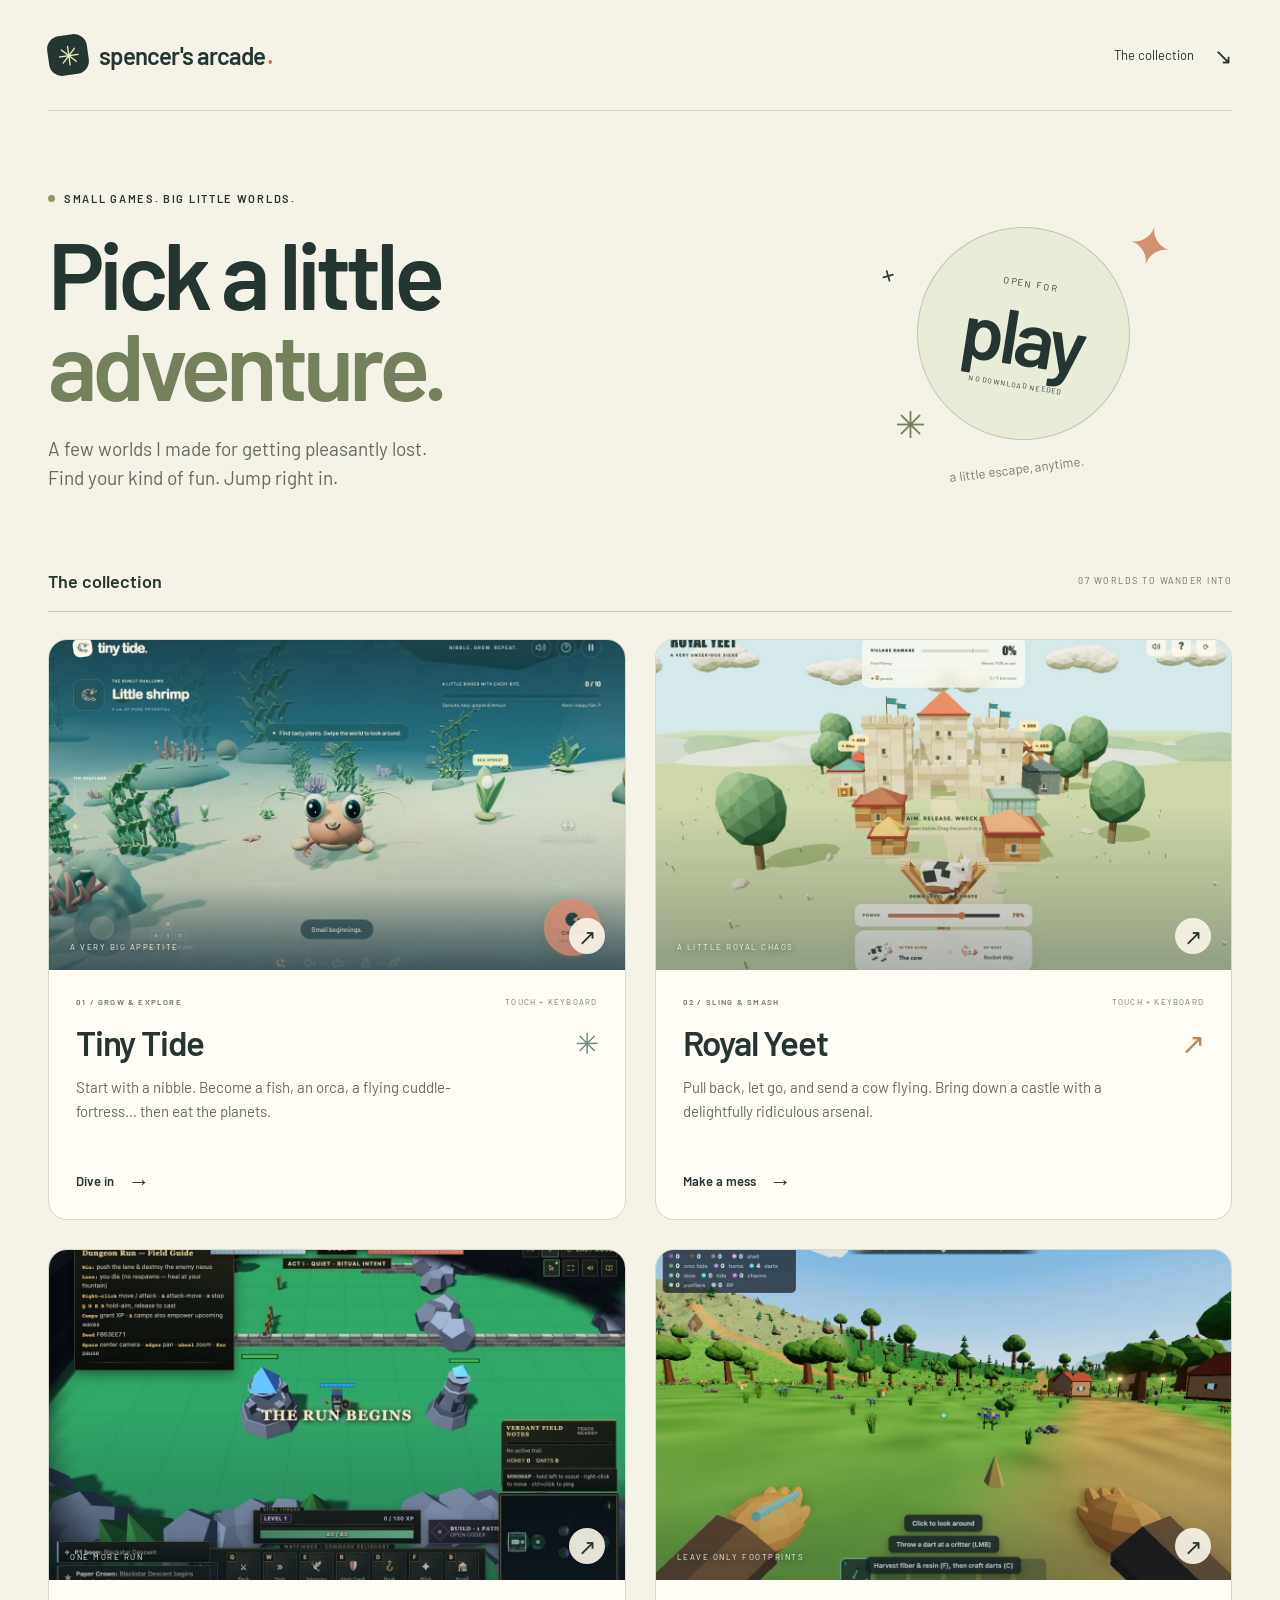
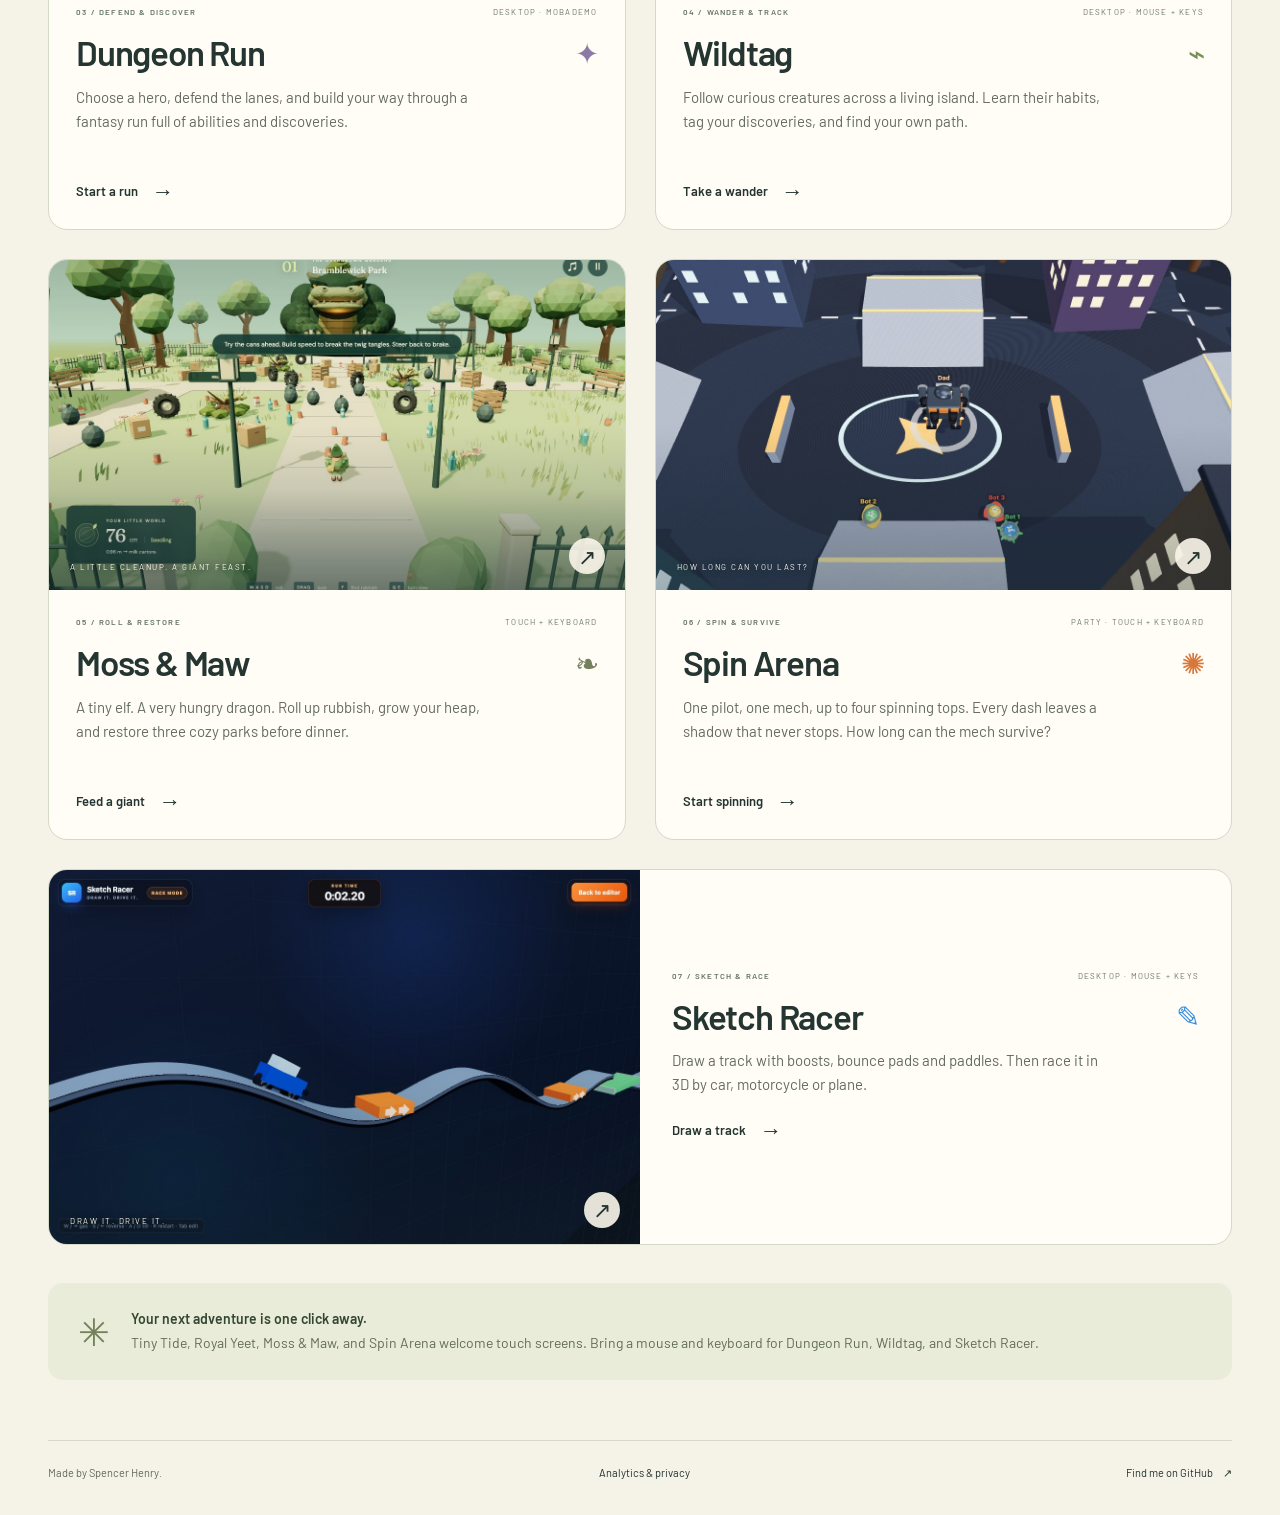
<file: index.html>
<!doctype html>
<html lang="en">
<head>
  <meta charset="utf-8">
  <meta name="viewport" content="width=device-width, initial-scale=1">
  <meta name="theme-color" content="#f5f2e8">
  <meta name="description" content="Spencer's browser arcade. Grow through an ocean in Tiny Tide, topple castles in Royal Yeet, defend the lanes in Dungeon Run, explore Wildtag, feed a hungry dragon in Moss &amp; Maw, outlast a swarm of spinning tops in Spin Arena, and draw your own racetrack in Sketch Racer.">
  <meta property="og:title" content="Spencer's Arcade — Pick a little adventure">
  <meta property="og:description" content="Seven browser games. Oceans, castles, dungeons, curious critters, one very hungry dragon, a mech against the spinning tops, and racetracks you draw yourself.">
  <meta property="og:type" content="website">
  <meta property="og:url" content="https://spencerrichardhenry.github.io/">
  <title>Spencer's Arcade · Pick a little adventure</title>
  <link rel="icon" href="data:image/svg+xml,%3Csvg xmlns='http://www.w3.org/2000/svg' viewBox='0 0 48 48'%3E%3Crect width='48' height='48' rx='15' fill='%23243532'/%3E%3Cpath d='M13 24h12m-6-6v12' stroke='%23f5f2e8' stroke-width='3' stroke-linecap='round'/%3E%3Ccircle cx='33' cy='20' r='2' fill='%23e99072'/%3E%3Ccircle cx='36' cy='28' r='2' fill='%23d5dfa7'/%3E%3C/svg%3E">
  <link rel="stylesheet" href="assets/arcade.css">
</head>
<body>
  <a class="skip" href="#games">Skip to the games</a>
  <header class="topbar wrap">
    <a class="brand" href="./" aria-label="Spencer's Arcade home"><span class="brand-mark" aria-hidden="true">✳</span>spencer's arcade<span class="brand-dot">.</span></a>
    <a class="collection-link" href="#games">The collection <span aria-hidden="true">↘</span></a>
  </header>
  <main class="wrap">
    <section class="hero" aria-labelledby="page-title">
      <div><p class="eyebrow"><span class="live-dot"></span> SMALL GAMES. BIG LITTLE WORLDS.</p><h1 id="page-title">Pick a little<br><em>adventure.</em></h1><p class="intro">A few worlds I made for getting pleasantly lost.<br>Find your kind of fun. Jump right in.</p></div>
      <div class="hero-note" aria-hidden="true"><span class="orbit orbit-one">✦</span><span class="orbit orbit-two">+</span><span class="orbit orbit-three">✳</span><div class="note-circle"><span>OPEN FOR</span><strong>play</strong><span>NO DOWNLOAD NEEDED</span></div><span class="note-caption">a little escape, anytime.</span></div>
    </section>
    <section id="games" aria-labelledby="collection-title">
      <div class="section-heading"><h2 id="collection-title">The collection</h2><span>07 WORLDS TO WANDER INTO</span></div>
      <div class="games">
        <article class="game-card tide">
          <a class="game-link" href="https://spencerrichardhenry.github.io/tiny-tide/" aria-label="Play Tiny Tide">
            <div class="game-art"><img src="assets/tiny-tide.jpg" alt="A little shrimp exploring a sunlit 3D reef" width="1200" height="760" fetchpriority="high"><span class="art-label">A VERY BIG APPETITE</span><span class="play-mark" aria-hidden="true">↗</span></div>
            <div class="card-body"><div class="card-meta"><span>01 / GROW & EXPLORE</span><span>TOUCH + KEYBOARD</span></div><h3>Tiny Tide<span aria-hidden="true">✳</span></h3><p>Start with a nibble. Become a fish, an orca, a flying cuddle-fortress… then eat the planets.</p><span class="card-action">Dive in <span aria-hidden="true">→</span></span></div>
          </a>
        </article>
        <article class="game-card yeet">
          <a class="game-link" href="https://spencerrichardhenry.github.io/royal-yeet/" aria-label="Play Royal Yeet">
            <div class="game-art"><img src="assets/royal-yeet.jpg" alt="A slingshot aimed at a colorful castle village" width="1200" height="760"><span class="art-label">A LITTLE ROYAL CHAOS</span><span class="play-mark" aria-hidden="true">↗</span></div>
            <div class="card-body"><div class="card-meta"><span>02 / SLING & SMASH</span><span>TOUCH + KEYBOARD</span></div><h3>Royal Yeet<span aria-hidden="true">↗</span></h3><p>Pull back, let go, and send a cow flying. Bring down a castle with a delightfully ridiculous arsenal.</p><span class="card-action">Make a mess <span aria-hidden="true">→</span></span></div>
          </a>
        </article>
        <article class="game-card dungeon">
          <a class="game-link" href="https://spencerrichardhenry.github.io/mobatest/" aria-label="Play Dungeon Run">
            <div class="game-art"><img src="assets/dungeon-run.jpg" alt="Dungeon Run's fantasy adventure and hero selection" width="1200" height="760" loading="lazy"><span class="art-label">ONE MORE RUN</span><span class="play-mark" aria-hidden="true">↗</span></div>
            <div class="card-body"><div class="card-meta"><span>03 / DEFEND & DISCOVER</span><span>DESKTOP · MOBADEMO</span></div><h3>Dungeon Run<span aria-hidden="true">✦</span></h3><p>Choose a hero, defend the lanes, and build your way through a fantasy run full of abilities and discoveries.</p><span class="card-action">Start a run <span aria-hidden="true">→</span></span></div>
          </a>
        </article>
        <article class="game-card wildtag">
          <a class="game-link" href="https://spencerrichardhenry.github.io/wildtag/" aria-label="Play Wildtag">
            <div class="game-art"><img src="assets/wildtag.jpg" alt="Wildtag's island of forests, meadows, and curious creatures" width="1200" height="760" loading="lazy"><span class="art-label">LEAVE ONLY FOOTPRINTS</span><span class="play-mark" aria-hidden="true">↗</span></div>
            <div class="card-body"><div class="card-meta"><span>04 / WANDER & TRACK</span><span>DESKTOP · MOUSE + KEYS</span></div><h3>Wildtag<span aria-hidden="true">⌁</span></h3><p>Follow curious creatures across a living island. Learn their habits, tag your discoveries, and find your own path.</p><span class="card-action">Take a wander <span aria-hidden="true">→</span></span></div>
          </a>
        </article>
        <article class="game-card moss">
          <a class="game-link" href="https://spencerrichardhenry.github.io/moss-and-maw/" aria-label="Play Moss &amp; Maw">
            <div class="game-art"><img src="assets/moss-and-maw.jpg" alt="Moss rolling through a leafy park toward Grumble, a giant mossback dragon" width="1200" height="760" loading="lazy"><span class="art-label">A LITTLE CLEANUP. A GIANT FEAST.</span><span class="play-mark" aria-hidden="true">↗</span></div>
            <div class="card-body"><div class="card-meta"><span>05 / ROLL &amp; RESTORE</span><span>TOUCH + KEYBOARD</span></div><h3>Moss &amp; Maw<span aria-hidden="true">❧</span></h3><p>A tiny elf. A very hungry dragon. Roll up rubbish, grow your heap, and restore three cozy parks before dinner.</p><span class="card-action">Feed a giant <span aria-hidden="true">→</span></span></div>
          </a>
        </article>
        <article class="game-card spin">
          <a class="game-link" href="https://spencerrichardhenry.github.io/spin-arena/" aria-label="Play Spin Arena">
            <div class="game-art"><img src="assets/spin-arena.jpg" alt="A mech in a city plaza, surrounded by spinning tops" width="1200" height="760" loading="lazy"><span class="art-label">HOW LONG CAN YOU LAST?</span><span class="play-mark" aria-hidden="true">↗</span></div>
            <div class="card-body"><div class="card-meta"><span>06 / SPIN &amp; SURVIVE</span><span>PARTY · TOUCH + KEYBOARD</span></div><h3>Spin Arena<span aria-hidden="true">✺</span></h3><p>One pilot, one mech, up to four spinning tops. Every dash leaves a shadow that never stops. How long can the mech survive?</p><span class="card-action">Start spinning <span aria-hidden="true">→</span></span></div>
          </a>
        </article>
        <article class="game-card sketch">
          <a class="game-link" href="https://spencerrichardhenry.github.io/sketch-racer/" aria-label="Play Sketch Racer">
            <div class="game-art"><img src="assets/sketch-racer.jpg" alt="A blue car racing along a hand-drawn track toward orange boost pads" width="1200" height="760" loading="lazy"><span class="art-label">DRAW IT. DRIVE IT.</span><span class="play-mark" aria-hidden="true">↗</span></div>
            <div class="card-body"><div class="card-meta"><span>07 / SKETCH &amp; RACE</span><span>DESKTOP · MOUSE + KEYS</span></div><h3>Sketch Racer<span aria-hidden="true">✎</span></h3><p>Draw a track with boosts, bounce pads and paddles. Then race it in 3D by car, motorcycle or plane.</p><span class="card-action">Draw a track <span aria-hidden="true">→</span></span></div>
          </a>
        </article>
      </div>
    </section>
    <aside class="play-note"><span aria-hidden="true">✳</span><p><strong>Your next adventure is one click away.</strong> Tiny Tide, Royal Yeet, Moss &amp; Maw, and Spin Arena welcome touch screens. Bring a mouse and keyboard for Dungeon Run, Wildtag, and Sketch Racer.</p></aside>
  </main>
  <footer class="wrap"><span>Made by Spencer Henry.</span><a href="privacy/">Analytics &amp; privacy</a><a href="https://github.com/spencerrichardhenry">Find me on GitHub <span aria-hidden="true">↗</span></a></footer>
</body>
</html>
</file>
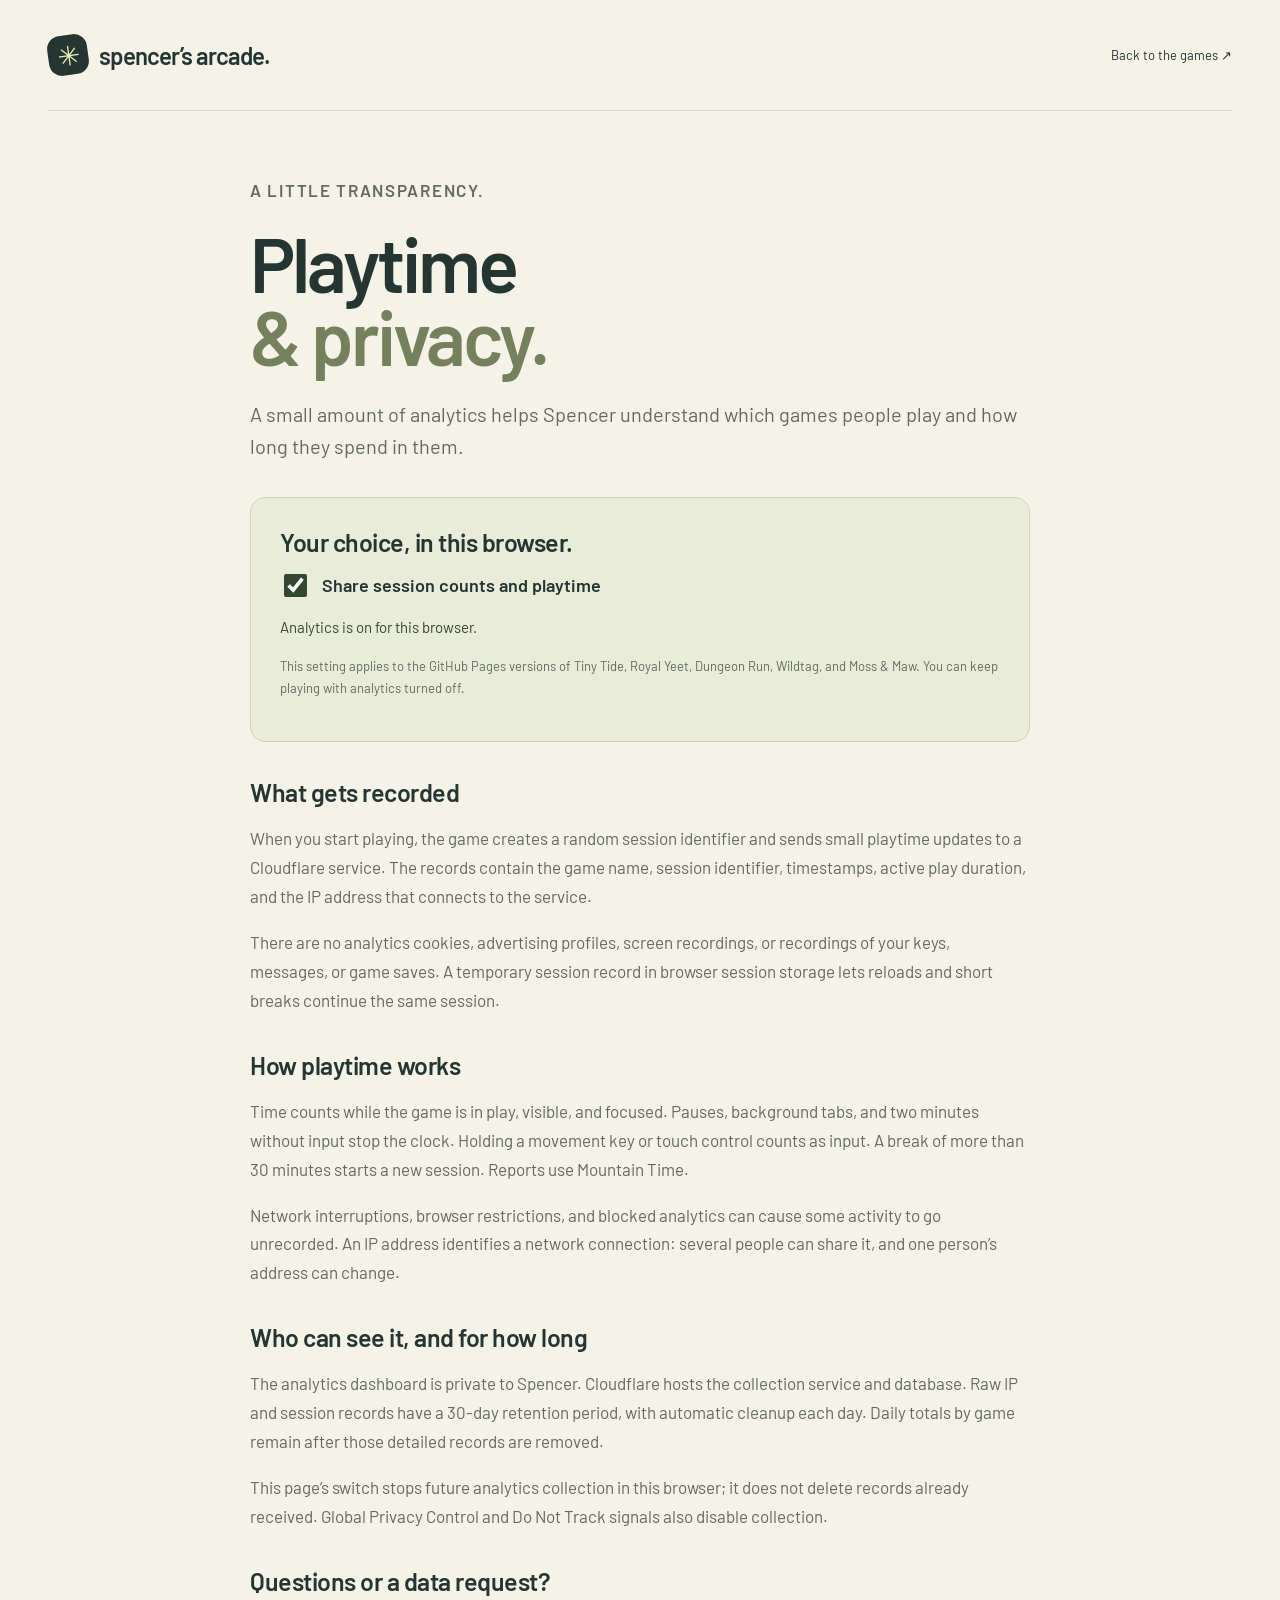
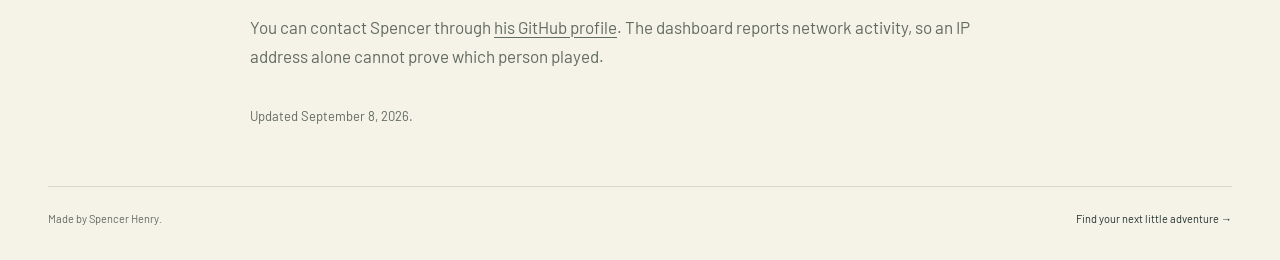
<file: privacy/index.html>
<!doctype html>
<html lang="en">
<head><meta charset="utf-8"><meta name="viewport" content="width=device-width,initial-scale=1"><meta name="theme-color" content="#f5f2e8"><title>Analytics & privacy · Spencer’s Arcade</title><link rel="stylesheet" href="../assets/arcade.css"><link rel="stylesheet" href="privacy.css"><script type="module" src="privacy.js"></script></head>
<body><header class="topbar wrap"><a class="brand" href="../"><span class="brand-mark" aria-hidden="true">✳</span>spencer’s arcade.</a><a class="collection-link" href="../">Back to the games ↗</a></header>
<main class="wrap privacy"><p class="eyebrow">A LITTLE TRANSPARENCY.</p><h1>Playtime<br><em>& privacy.</em></h1><p class="intro">A small amount of analytics helps Spencer understand which games people play and how long they spend in them.</p>
<section class="preference"><h2>Your choice, in this browser.</h2><label><input id="enabled" type="checkbox"> Share session counts and playtime</label><p id="preference-status" role="status">Checking this browser’s preference…</p><p class="small">This setting applies to the GitHub Pages versions of Tiny Tide, Royal Yeet, Dungeon Run, Wildtag, and Moss & Maw. You can keep playing with analytics turned off.</p><noscript>JavaScript is disabled, so the games’ analytics scripts cannot run.</noscript></section>
<section><h2>What gets recorded</h2><p>When you start playing, the game creates a random session identifier and sends small playtime updates to a Cloudflare service. The records contain the game name, session identifier, timestamps, active play duration, and the IP address that connects to the service.</p><p>There are no analytics cookies, advertising profiles, screen recordings, or recordings of your keys, messages, or game saves. A temporary session record in browser session storage lets reloads and short breaks continue the same session.</p></section>
<section><h2>How playtime works</h2><p>Time counts while the game is in play, visible, and focused. Pauses, background tabs, and two minutes without input stop the clock. Holding a movement key or touch control counts as input. A break of more than 30 minutes starts a new session. Reports use Mountain Time.</p><p>Network interruptions, browser restrictions, and blocked analytics can cause some activity to go unrecorded. An IP address identifies a network connection: several people can share it, and one person’s address can change.</p></section>
<section><h2>Who can see it, and for how long</h2><p>The analytics dashboard is private to Spencer. Cloudflare hosts the collection service and database. Raw IP and session records have a 30-day retention period, with automatic cleanup each day. Daily totals by game remain after those detailed records are removed.</p><p>This page’s switch stops future analytics collection in this browser; it does not delete records already received. Global Privacy Control and Do Not Track signals also disable collection.</p></section>
<section><h2>Questions or a data request?</h2><p>You can contact Spencer through <a href="https://github.com/spencerrichardhenry">his GitHub profile</a>. The dashboard reports network activity, so an IP address alone cannot prove which person played.</p></section>
<p class="small">Updated September 8, 2026.</p></main><footer class="wrap"><span>Made by Spencer Henry.</span><a href="../">Find your next little adventure →</a></footer></body>
</html>
</file>
<file: assets/arcade.css>
@font-face{font-family:Arcade;src:url('fonts/font-0.ttf') format('truetype');font-weight:400;font-display:swap}
@font-face{font-family:Arcade;src:url('fonts/font-1.ttf') format('truetype');font-weight:600 900;font-display:swap}
:root{font-family:Arcade,'Avenir Next',sans-serif;color:#243532;background:#f5f2e8;font-synthesis:none;color-scheme:light;scroll-behavior:smooth}
*{box-sizing:border-box}body{margin:0}a{color:inherit;text-decoration:none}button,a{-webkit-tap-highlight-color:transparent}a:focus-visible{outline:3px solid #a14930;outline-offset:7px;border-radius:5px}.wrap{width:min(1200px,calc(100% - 96px));margin-inline:auto}.skip{position:absolute;left:20px;top:-70px;padding:15px;background:#243532;color:white;z-index:5}.skip:focus{top:15px}.topbar{display:flex;justify-content:space-between;align-items:center;padding-block:35px;border-bottom:1px solid #24353224}.brand{display:flex;align-items:center;font-size:24px;font-weight:700;letter-spacing:-1px;gap:11px}.brand-mark{display:grid;place-items:center;background:#243532;color:#e9edbe;width:40px;height:40px;border-radius:13px;transform:rotate(-8deg);font-size:27px}.brand-dot{color:#c86d4d;margin-left:-9px}.collection-link{font-size:13px;display:flex;align-items:center;gap:20px}.collection-link span{font-size:22px}.hero{display:flex;justify-content:space-between;align-items:center;padding:81px 0 77px}.eyebrow{font-size:11px;font-weight:600;letter-spacing:1.7px;display:flex;align-items:center;gap:9px;margin:0 0 22px}.live-dot{width:7px;height:7px;border-radius:50%;background:#8b9868}h1{font-size:clamp(66px,7.4vw,102px);font-weight:700;letter-spacing:-5px;line-height:.96;margin:0 0 25px}h1 em{font-style:normal;color:#74815c}.intro{font-size:19px;line-height:1.55;color:#626b5f;margin:0}.hero-note{position:relative;width:300px;height:270px;margin-right:55px}.note-circle{width:213px;height:213px;position:absolute;left:40px;top:20px;display:flex;flex-direction:column;align-items:center;justify-content:center;border:1px solid #86906e66;border-radius:50%;transform:rotate(9deg);background:#e9ecd9}.note-circle span{font-size:9px;letter-spacing:2px}.note-circle strong{font-size:77px;line-height:1.2;letter-spacing:-4px;font-weight:600}.note-circle span:last-child{font-size:7px;letter-spacing:1.3px}.note-caption{position:absolute;bottom:0;left:72px;font-size:13px;font-style:italic;transform:rotate(-7deg);color:#737e61}.orbit{position:absolute;z-index:1}.orbit-one{font-size:55px;right:4px;top:4px;color:#d39171;transform:rotate(13deg)}.orbit-two{font-size:27px;left:4px;top:50px;transform:rotate(-16deg)}.orbit-three{font-size:37px;left:18px;bottom:30px;color:#74815c}.section-heading{display:flex;align-items:center;justify-content:space-between;padding-bottom:19px;border-bottom:1px solid #24353235;margin-bottom:27px}.section-heading h2{font-size:18px;margin:0;font-weight:600}.section-heading>span{font-size:9px;letter-spacing:1.5px;color:#697062}.games{display:grid;grid-template-columns:repeat(2,minmax(0,1fr));gap:29px}.game-card{--accent:#6b8980;background:#fffdf6;border-radius:19px;overflow:hidden;border:1px solid #d4d9c8;transition:transform .2s,box-shadow .2s}.game-card:hover{transform:translateY(-4px);box-shadow:0 12px 35px #293b3210}.game-link{display:block;height:100%}.game-link:focus-visible{outline-offset:-5px;border-radius:19px}.game-art{position:relative;aspect-ratio:1.74;background:#92aca1;overflow:hidden}.game-art:after{content:'';position:absolute;inset:50% 0 0;background:linear-gradient(transparent,#162a3555);pointer-events:none}.game-art img{display:block;width:100%;height:100%;object-fit:cover;transition:transform .4s}.game-card:hover img{transform:scale(1.035)}.art-label{position:absolute;left:21px;bottom:18px;color:#fff8e8;font-size:8px;letter-spacing:1.5px;z-index:1;text-shadow:0 1px 6px #142c35}.play-mark{position:absolute;right:20px;bottom:16px;width:36px;height:36px;display:grid;place-items:center;border-radius:50%;background:#faf6e9e8;font-size:22px;z-index:1}.card-body{padding:26px 27px 24px}.card-meta{display:flex;justify-content:space-between;gap:12px;font-size:8px;letter-spacing:1.2px;color:#657367;line-height:1.5}.card-meta span:first-child{font-weight:600}.card-meta span:last-child{text-align:right}h3{font-size:35px;line-height:1.15;margin:14px 0 12px;letter-spacing:-1.2px;display:flex;align-items:center;justify-content:space-between}h3>span{font-size:29px;color:var(--accent);font-weight:400}.card-body p{color:#646c60;font-size:15px;line-height:1.6;margin:0;max-width:430px;min-height:72px}.card-action{display:flex;align-items:center;gap:14px;margin-top:20px;font-size:13px;font-weight:600}.card-action span{font-size:22px;transition:translate .2s}.game-card:hover .card-action span{translate:4px 0}.yeet{--accent:#bd855e}.dungeon{--accent:#8c7aa5}.wildtag{--accent:#768f55}.moss{--accent:#74815c}.spin{--accent:#d9773a}.sketch{--accent:#3b8fe0}.play-note{display:flex;align-items:center;gap:21px;background:#e9ecd9;border-radius:15px;padding:25px 30px;margin:38px 0 60px}.play-note>span{font-size:38px;color:#74815c}.play-note p{font-size:14px;line-height:1.6;color:#626c59;margin:0}.play-note strong{display:block;font-weight:600;color:#344733;margin-bottom:2px}footer{display:flex;align-items:center;justify-content:space-between;border-top:1px solid #24353224;padding:25px 0 35px;font-size:11px;color:#626b5f}footer a{color:#243532}footer a span{margin-left:8px}
@media(max-width:850px){.wrap{width:calc(100% - 48px)}.hero{padding-block:62px}.hero-note{margin-right:0;width:240px;scale:.85;transform-origin:right center}h1{font-size:76px;letter-spacing:-4px}.intro{font-size:17px}.games{gap:20px}.card-body{padding:22px}.card-meta{font-size:7px;letter-spacing:.8px}.card-body p{min-height:95px}h3{font-size:30px}footer>span:nth-child(2){display:none}}
@media(max-width:600px){.wrap{width:calc(100% - 36px)}.topbar{padding-block:22px}.brand{font-size:21px;gap:9px}.brand-mark{width:34px;height:34px;font-size:24px;border-radius:11px}.collection-link{font-size:11px;gap:9px}.hero{padding:51px 0 44px;position:relative}.hero-note{display:none}.eyebrow{font-size:8px;letter-spacing:1.2px;margin-bottom:21px}h1{font-size:clamp(60px,15vw,82px);letter-spacing:-3px;margin-bottom:20px}.intro{font-size:16px;line-height:1.55}.section-heading{margin-bottom:20px;padding-bottom:15px}.section-heading h2{font-size:16px}.section-heading>span{font-size:7px;letter-spacing:.8px}.games{grid-template-columns:1fr;gap:24px}.game-card{border-radius:15px}.game-art{aspect-ratio:1.6}.card-body{padding:23px}.card-meta{font-size:7px}.card-body p{min-height:0;font-size:14px;line-height:1.65}h3{font-size:32px}.card-action{margin-top:17px}.play-note{padding:22px;gap:15px;margin:28px 0 35px;align-items:flex-start}.play-note>span{font-size:28px}.play-note p{font-size:12px}footer{font-size:10px;padding-bottom:25px}}
@media(prefers-reduced-motion:reduce){:root{scroll-behavior:auto}*,*:before,*:after{transition:none!important}}


@media(min-width:601px){.sketch{grid-column:1 / -1}.sketch .game-link{display:grid;grid-template-columns:repeat(2,minmax(0,1fr));align-items:center}.sketch .game-art{height:100%;min-height:310px;aspect-ratio:auto}.sketch .card-body{padding:32px}.sketch .card-body p{min-height:0}}
</file>
<file: privacy/privacy.css>
.privacy{max-width:780px;padding:65px 0 45px}.privacy h1{font-size:76px;margin-top:22px;letter-spacing:-3px}.privacy .intro{font-size:20px;line-height:1.6}.privacy section{margin:35px 0}.privacy h2{font-size:25px;letter-spacing:-.5px;margin:0 0 14px}.privacy p{font-size:17px;line-height:1.7;color:#626b5f}.privacy a{text-decoration:underline;text-underline-offset:3px}.preference{background:#e9ecd9;border:1px solid #cbd4b7;border-radius:15px;padding:29px}.preference label{display:flex;align-items:center;gap:12px;font-size:18px;font-weight:600;line-height:1.5}.preference input{width:23px;height:23px;accent-color:#344733;flex-shrink:0}.privacy .small{font-size:13px;line-height:1.7}.preference #preference-status{font-size:15px;color:#344733}@media(max-width:600px){.privacy{padding-top:42px}.privacy h1{font-size:62px}.privacy .intro{font-size:18px}.privacy p{font-size:16px}.privacy h2{font-size:23px}.preference{padding:22px}.preference label{font-size:16px}.topbar .collection-link{max-width:90px;text-align:right}}
</file>
